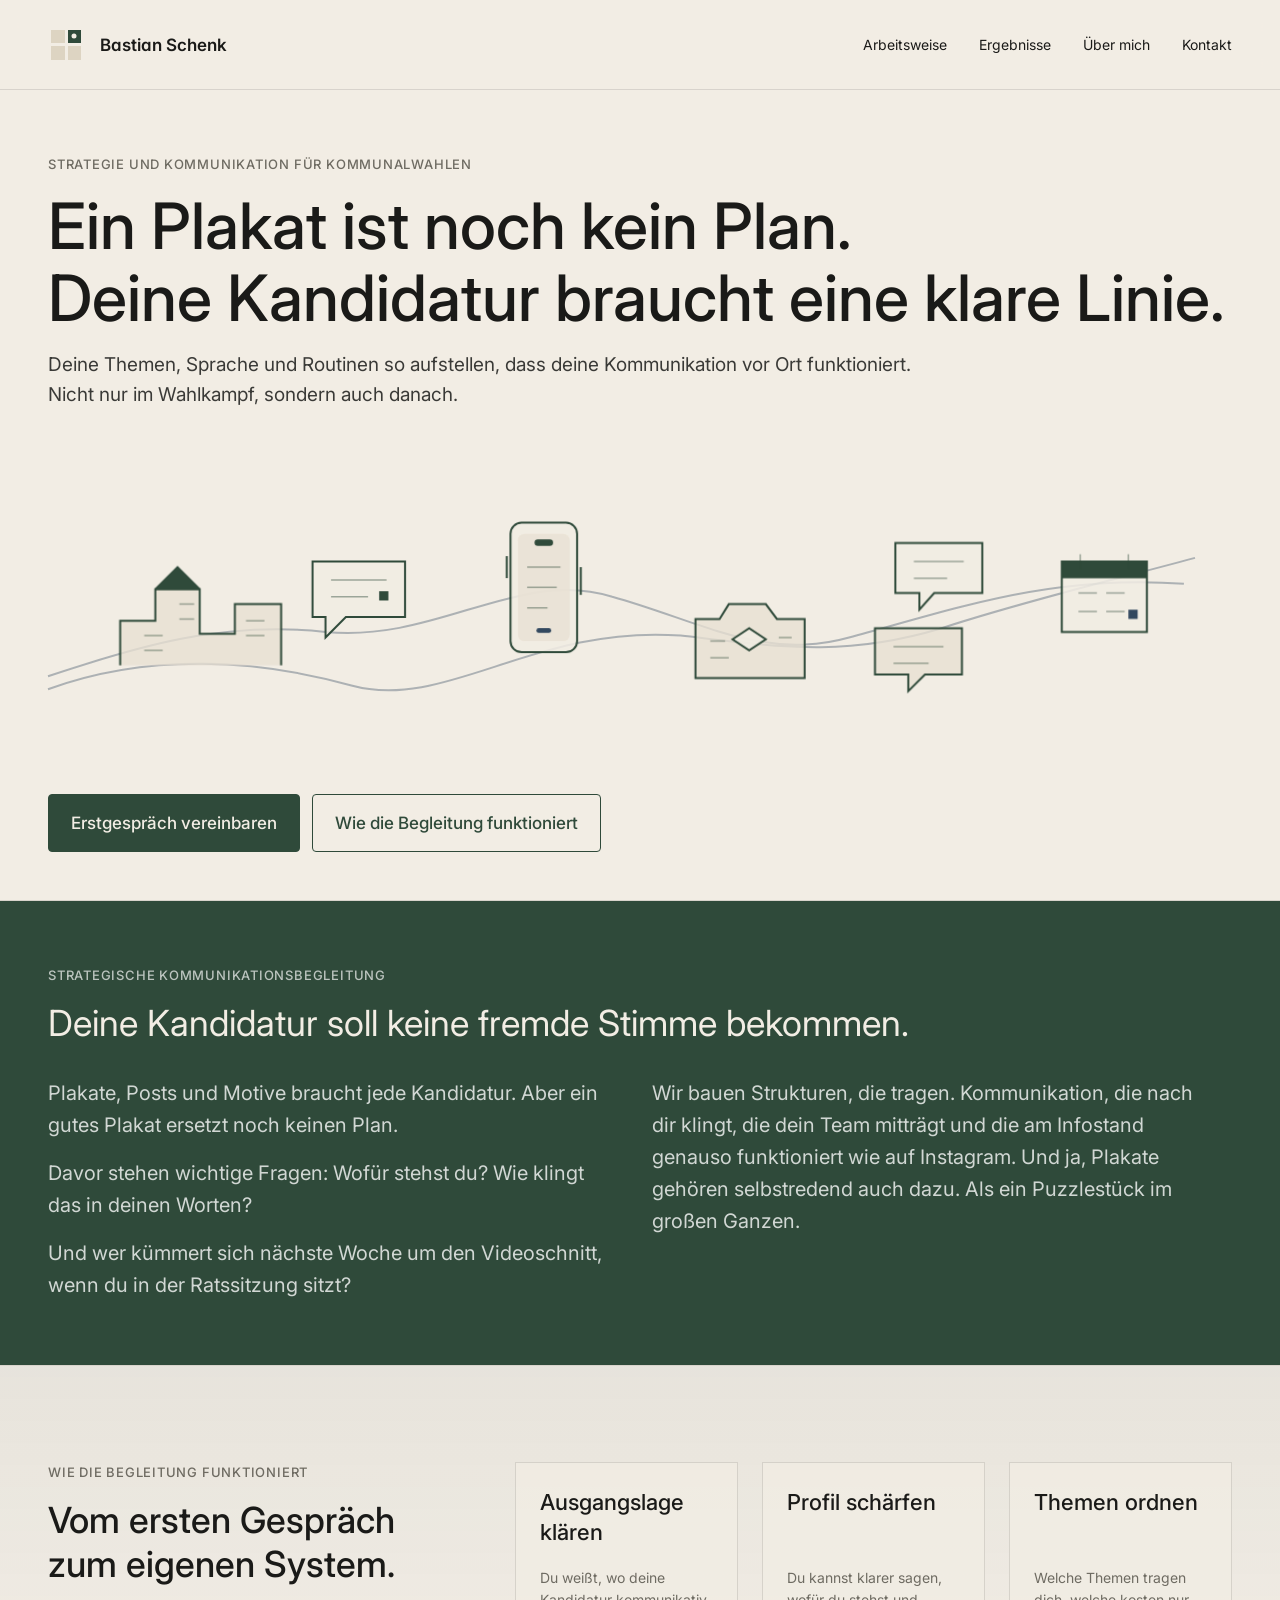
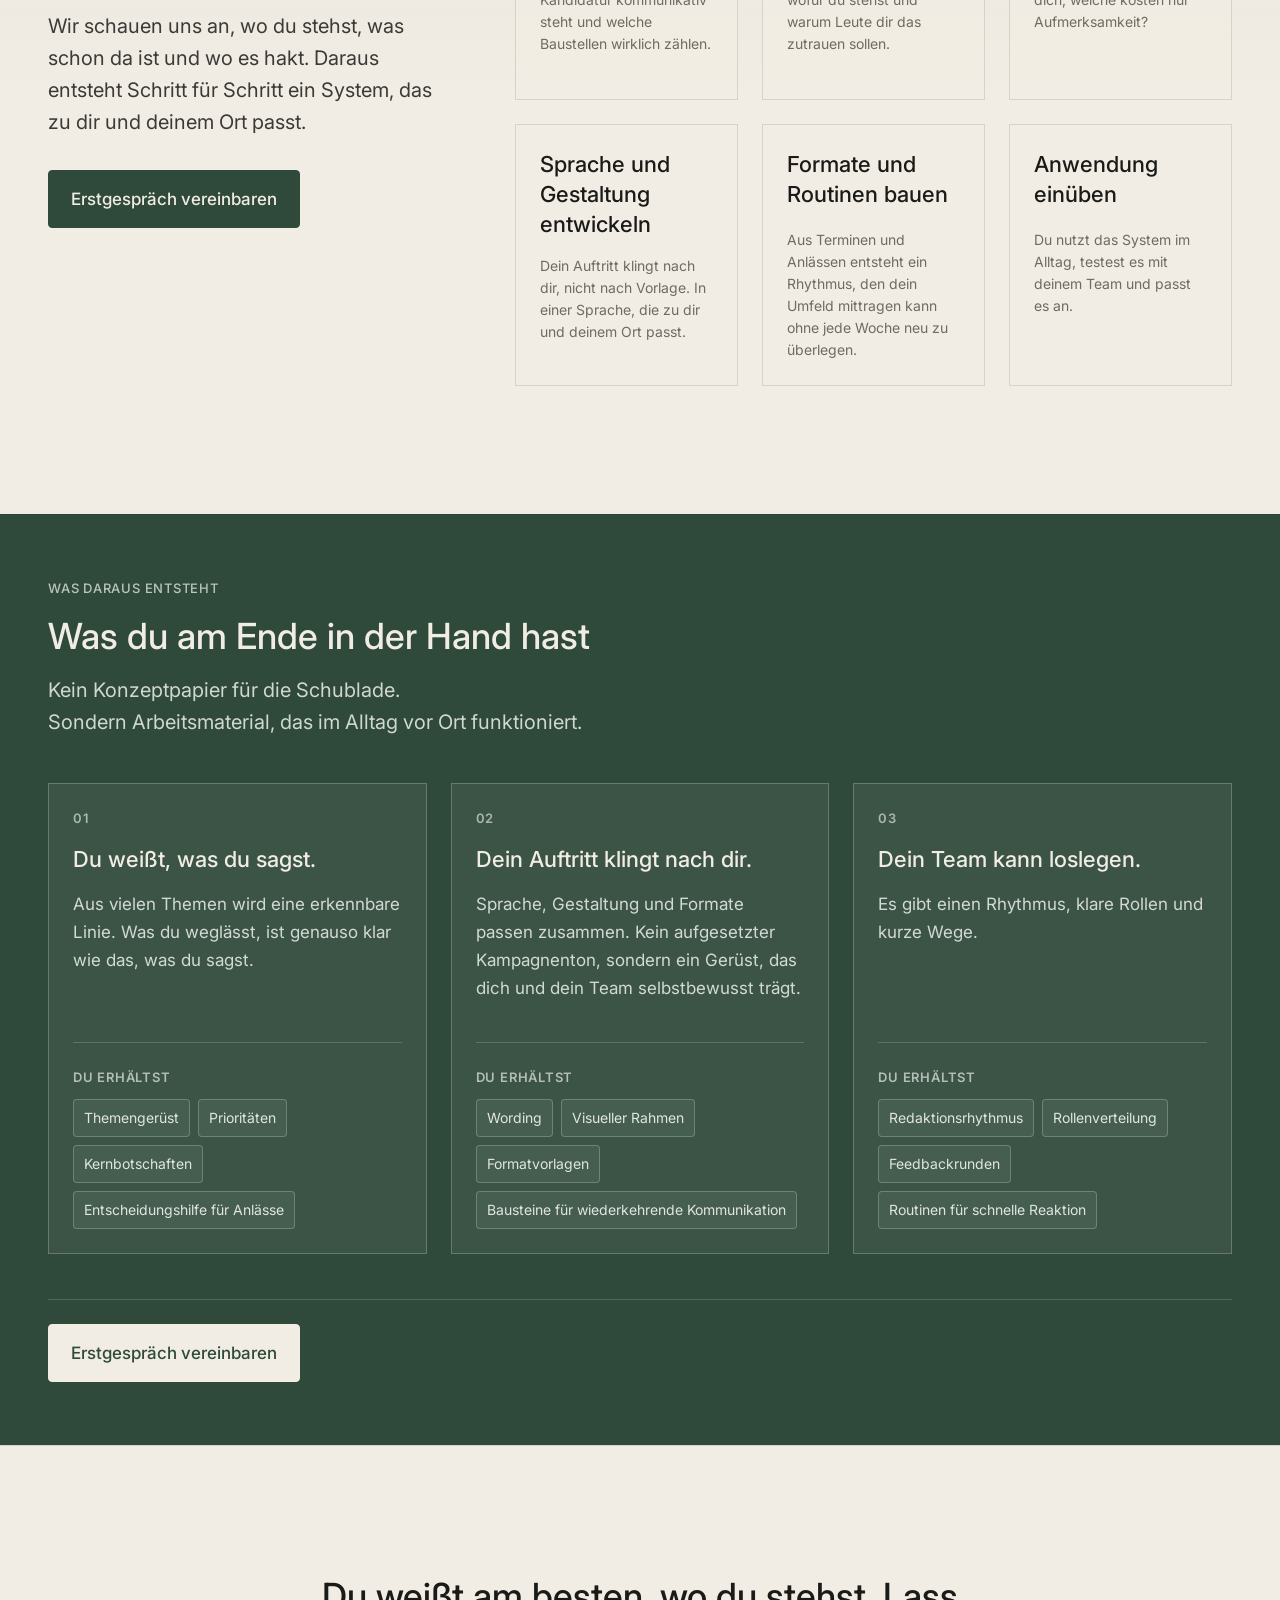
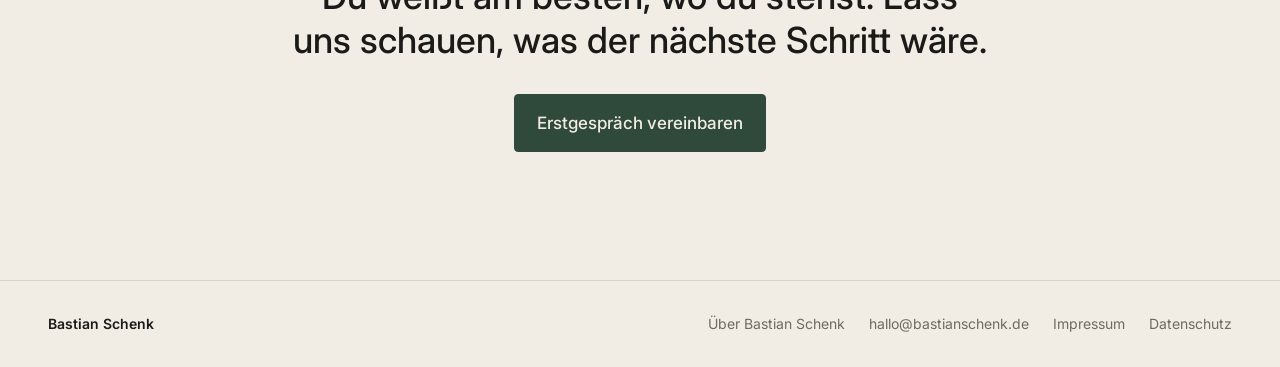
<file: index.html>
<!doctype html>
<html lang="de">
  <head>
    <meta charset="utf-8">
    <meta name="viewport" content="width=device-width, initial-scale=1">
    <title>Bastian Schenk | Wahlkampfkommunikation</title>
    <meta
      name="description"
      content="Strategie und Kommunikation für Kommunalwahlen: Themen, Sprache, Auftritt und Routinen für Kandidaturen vor Ort."
    >
    <script>
      document.documentElement.classList.add('js');
    </script>
    <link rel="stylesheet" href="styles.css">
  </head>
  <body>
    <header class="site-header" aria-label="Hauptnavigation">
      <a class="brand" href="#top" aria-label="Bastian Schenk Startseite">
        <span class="brand-mark" aria-hidden="true">
          <span></span>
          <span></span>
          <span></span>
          <span></span>
        </span>
        <span>Bastian Schenk</span>
      </a>
      <nav class="nav-links" aria-label="Seitennavigation">
        <a href="#prozess">Arbeitsweise</a>
        <a href="#ergebnisse">Ergebnisse</a>
        <a href="ueber-bastian-schenk.html">Über mich</a>
        <a href="#kontakt">Kontakt</a>
      </nav>
    </header>

    <main id="top">
      <!-- Hero -->
      <section class="hero" aria-labelledby="hero-title">
        <svg
          class="hero-lantern"
          viewBox="0 0 220 770"
          fill="none"
          xmlns="http://www.w3.org/2000/svg"
          aria-hidden="true"
          focusable="false"
        >
          <g class="hero-lantern-pole-layer">
            <path class="hero-lantern-stroke hero-lantern-pole" d="M110 176V770" />
          </g>
          <g class="hero-lantern-poster">
            <path class="hero-lantern-stroke-light" d="M28 390H192M28 548H192" />
            <path class="hero-lantern-stroke-light" d="M38 390V406M182 390V406M38 532V548M182 532V548" />
            <rect class="hero-lantern-poster-paper" x="38" y="360" width="144" height="198" />
            <rect class="hero-lantern-poster-fill" x="48" y="370" width="124" height="178" />
            <path class="hero-lantern-stroke" d="M38 360H182V558H38V360Z" />
            <path class="hero-lantern-stroke-light" d="M48 370H172V548H48V370Z" />

            <text class="hero-lantern-poster-copy" x="110" y="440" text-anchor="middle">DEIN</text>
            <text class="hero-lantern-poster-copy hero-lantern-poster-copy-wide" x="110" y="486" text-anchor="middle">PLAKAT</text>
          </g>
          <g class="hero-lantern-head" transform="translate(0 -10)">
            <path class="hero-lantern-dark-fill" d="M96 192H124L132 214H88L96 192Z" />
            <path class="hero-lantern-stroke" d="M96 192H124L132 214H88L96 192Z" />
            <path class="hero-lantern-dark-fill" d="M94 214H126V232H94V214Z" />
            <path class="hero-lantern-stroke" d="M94 214H126V232H94V214Z" />
            <path class="hero-lantern-fill" d="M78 100H142L130 192H90L78 100Z" />
            <path class="hero-lantern-light" d="M96 124H124L118 178H102L96 124Z" />
            <path class="hero-lantern-stroke" d="M78 100H142L130 192H90L78 100Z" />
            <path class="hero-lantern-stroke-light" d="M90 112L98 192M130 112L122 192M110 112V192" />
            <path class="hero-lantern-dark-fill" d="M66 94H154L138 112H82L66 94Z" />
            <path class="hero-lantern-stroke" d="M66 94H154L138 112H82L66 94Z" />
            <path class="hero-lantern-dark-fill" d="M82 72H138L150 94H70L82 72Z" />
            <path class="hero-lantern-stroke" d="M82 72H138L150 94H70L82 72Z" />
            <path class="hero-lantern-dark-fill" d="M88 72C94 52 126 52 132 72H88Z" />
            <path class="hero-lantern-stroke" d="M88 72C94 52 126 52 132 72" />
            <path class="hero-lantern-stroke" d="M104 52H116V42H104V52Z" />
            <path class="hero-lantern-stroke-light" d="M94 246H126M96 262H124" />
          </g>
          <g class="hero-lantern-base">
            <path class="hero-lantern-stroke-light" d="M100 704H120M96 738H124M86 770H134" />
          </g>
        </svg>

        <div class="hero-inner">
          <div class="hero-content">
            <div class="hero-top">
              <p class="eyebrow">Strategie und Kommunikation für Kommunalwahlen</p>
              <h1 id="hero-title">
                <span>Ein Plakat ist noch kein Plan.</span>
                <span>Deine Kandidatur braucht eine klare Linie.</span>
              </h1>
              <p class="lead">
                Deine Themen, Sprache und Routinen so aufstellen, dass deine Kommunikation vor Ort funktioniert.<br>
                Nicht nur im Wahlkampf, sondern auch danach.
              </p>
            </div>

            <div class="hero-animation-space" aria-hidden="true">
              <svg
                class="hero-system-illustration"
                viewBox="0 0 1280 320"
                fill="none"
                xmlns="http://www.w3.org/2000/svg"
                focusable="false"
              >
                <g class="hero-flow-lines">
                  <path
                    class="hero-system-line hero-system-draw"
                    d="M0 236 C96 204 188 176 300 188 C420 200 510 118 610 150 C704 176 774 220 866 194 C984 162 1084 126 1228 136"
                  />
                  <path
                    class="hero-system-line hero-system-draw hero-system-draw-late"
                    d="M0 250 C110 210 228 218 328 246 C430 274 526 180 684 192 C790 204 860 216 966 184 C1058 154 1144 134 1240 108"
                  />
                </g>

                <g class="hero-flow-icons">
                  <g class="hero-system-piece hero-flow-icon hero-flow-icon-city" style="--delay: 80ms">
                    <path
                      class="hero-system-fill-muted"
                      d="M78 224V176H116V142H164V190H202V158H252V224H78Z"
                    />
                    <path
                      class="hero-system-stroke"
                      d="M78 224V176H116V142H164V190H202V158H252V224"
                    />
                    <path
                      class="hero-system-fill-accent"
                      d="M116 142L140 118L164 142H116Z"
                    />
                    <path class="hero-system-stroke" d="M116 142L140 118L164 142" />
                    <path class="hero-system-stroke-light" d="M104 192H124M104 208H124M214 176H234M214 192H234M142 158H158M142 174H158" />
                  </g>

                  <g class="hero-system-piece hero-flow-icon hero-flow-icon-message" style="--delay: 260ms">
                    <path
                      class="hero-system-fill-paper"
                      d="M286 112H386V172H322L300 194V172H286V112Z"
                    />
                    <path
                      class="hero-system-stroke"
                      d="M286 112H386V172H322L300 194V172H286V112Z"
                    />
                    <path class="hero-system-stroke-light" d="M306 132H366M306 150H346" />
                    <rect class="hero-system-fill-accent" x="358" y="144" width="10" height="10" />
                  </g>

                  <g class="hero-system-piece hero-flow-icon hero-flow-icon-phone" style="--delay: 420ms">
                    <rect class="hero-system-fill-paper" x="500" y="70" width="72" height="140" rx="12" />
                    <rect class="hero-system-fill-muted" x="508" y="82" width="56" height="116" rx="7" />
                    <rect class="hero-system-fill-accent" x="526" y="88" width="20" height="7" rx="3.5" />
                    <path
                      class="hero-system-stroke"
                      d="M512 70H560C566.6 70 572 75.4 572 82V198C572 204.6 566.6 210 560 210H512C505.4 210 500 204.6 500 198V82C500 75.4 505.4 70 512 70Z"
                    />
                    <path class="hero-system-stroke-light" d="M518 118H554M518 140H550M518 162H540" />
                    <path class="hero-system-stroke" d="M496 106V130M576 118V148" />
                    <rect class="hero-system-fill-blue" x="528" y="184" width="16" height="5" rx="2.5" />
                  </g>

                  <g class="hero-system-piece hero-flow-icon hero-flow-icon-camera" style="--delay: 620ms">
                    <path
                      class="hero-system-fill-muted"
                      d="M700 174H726L736 158H776L788 174H818V238H700V174Z"
                    />
                    <path
                      class="hero-system-stroke"
                      d="M700 174H726L736 158H776L788 174H818V238H700V174Z"
                    />
                    <path
                      class="hero-system-fill-paper"
                      d="M740 196L758 184L776 196L758 208L740 196Z"
                    />
                    <path class="hero-system-stroke" d="M740 196L758 184L776 196L758 208L740 196Z" />
                    <path class="hero-system-stroke-light" d="M716 198H732M716 216H736M790 194H804" />
                  </g>

                  <g class="hero-system-piece hero-flow-icon hero-flow-icon-conversations" style="--delay: 820ms">
                    <path
                      class="hero-system-fill-paper"
                      d="M916 92H1010V146H958L942 164V146H916V92Z"
                    />
                    <path
                      class="hero-system-stroke"
                      d="M916 92H1010V146H958L942 164V146H916V92Z"
                    />
                    <path class="hero-system-stroke-light" d="M936 112H990M936 130H972" />
                    <path
                      class="hero-system-fill-muted"
                      d="M894 184H988V234H948L930 252V234H894V184Z"
                    />
                    <path
                      class="hero-system-stroke"
                      d="M894 184H988V234H948L930 252V234H894V184Z"
                    />
                    <path class="hero-system-stroke-light" d="M914 204H968M914 222H952" />
                  </g>

                  <g class="hero-system-piece hero-flow-icon hero-flow-icon-calendar" style="--delay: 1000ms">
                    <rect class="hero-system-fill-paper" x="1096" y="112" width="92" height="76" />
                    <rect class="hero-system-fill-accent" x="1096" y="112" width="92" height="18" />
                    <path class="hero-system-stroke" d="M1096 112H1188V188H1096V112Z" />
                    <path class="hero-system-stroke-light" d="M1116 104V120M1168 104V120M1114 146H1134M1144 146H1164M1114 166H1134M1144 166H1164" />
                    <rect class="hero-system-fill-blue" x="1168" y="164" width="10" height="10" />
                  </g>
                </g>

              </svg>
            </div>

            <div class="hero-bottom">
              <div class="cta-row">
                <a
                  class="button button-primary"
                  href="https://cal.com/dein-name/erstgespraech"
                  target="_blank"
                  rel="noreferrer"
                >
                  Erstgespräch vereinbaren
                </a>
                <a class="button button-secondary" href="#prozess">
                  Wie die Begleitung funktioniert
                </a>
              </div>
            </div>
          </div>
        </div>
      </section>

      <!-- Positioning -->
      <section class="section section-dark service-positioning section-fade" aria-labelledby="service-positioning-title">
        <div class="section-inner">
          <p class="eyebrow">Strategische Kommunikationsbegleitung</p>
          <h2 id="service-positioning-title">
            Deine Kandidatur soll keine fremde Stimme bekommen.
          </h2>
          <div class="section-copy-grid">
            <div class="section-copy-column">
              <p>
                Plakate, Posts und Motive braucht jede Kandidatur. Aber ein
                gutes Plakat ersetzt noch keinen Plan.
              </p>
              <p>
                Davor stehen wichtige Fragen: Wofür stehst du? Wie klingt das
                in deinen Worten?
              </p>
              <p>
                Und wer kümmert sich nächste Woche um den Videoschnitt, wenn du
                in der Ratssitzung sitzt?
              </p>
            </div>

            <div class="section-copy-column">
              <p>
                Wir bauen Strukturen, die tragen. Kommunikation, die nach dir
                klingt, die dein Team mitträgt und die am Infostand genauso
                funktioniert wie auf Instagram. Und ja, Plakate gehören
                selbstredend auch dazu. Als ein Puzzlestück im großen Ganzen.
              </p>
            </div>
          </div>
        </div>
      </section>

      <!-- Process -->
      <section class="section process" id="prozess" aria-labelledby="process-title">
        <div class="section-inner process-inner">
          <div class="process-copy section-fade">
            <p class="eyebrow">Wie die Begleitung funktioniert</p>
            <h2 id="process-title">
              <span>Vom ersten Gespräch</span>
              <span>zum eigenen System.</span>
            </h2>
            <p>
              Wir schauen uns an, wo du stehst, was schon da ist und wo es hakt.
              Daraus entsteht Schritt für Schritt ein System, das zu dir und
              deinem Ort passt.
            </p>
            <a
              class="button button-primary process-cta"
              href="https://cal.com/dein-name/erstgespraech"
              target="_blank"
              rel="noreferrer"
            >
              Erstgespräch vereinbaren
            </a>
          </div>

          <div class="process-grid" aria-label="Sechs Stationen der Begleitung">
            <article class="info-card process-step section-fade step-stagger">
              <h3>Ausgangslage klären</h3>
              <p>
                Du weißt, wo deine Kandidatur kommunikativ steht und welche
                Baustellen wirklich zählen.
              </p>
            </article>

            <article class="info-card process-step section-fade step-stagger">
              <h3>Profil schärfen</h3>
              <p>
                Du kannst klarer sagen, wofür du stehst und warum Leute dir das
                zutrauen sollen.
              </p>
            </article>

            <article class="info-card process-step section-fade step-stagger">
              <h3>Themen ordnen</h3>
              <p>
                Welche Themen tragen dich, welche kosten nur Aufmerksamkeit?
              </p>
            </article>

            <article class="info-card process-step section-fade step-stagger">
              <h3>Sprache und Gestaltung entwickeln</h3>
              <p>
                Dein Auftritt klingt nach dir, nicht nach Vorlage. In einer
                Sprache, die zu dir und deinem Ort passt.
              </p>
            </article>

            <article class="info-card process-step section-fade step-stagger">
              <h3>Formate und Routinen bauen</h3>
              <p>
                Aus Terminen und Anlässen entsteht ein Rhythmus, den dein Umfeld
                mittragen kann ohne jede Woche neu zu überlegen.
              </p>
            </article>

            <article class="info-card process-step section-fade step-stagger">
              <h3>Anwendung einüben</h3>
              <p>
                Du nutzt das System im Alltag, testest es mit deinem Team und
                passt es an.
              </p>
            </article>
          </div>
        </div>
      </section>

      <!-- Outcomes -->
      <section class="section section-dark outcomes" id="ergebnisse" aria-labelledby="outcomes-title">
        <div class="section-inner outcomes-inner">
          <div class="outcomes-copy section-fade">
            <p class="eyebrow">Was daraus entsteht</p>
            <h2 id="outcomes-title">Was du am Ende in der Hand hast</h2>
            <p>
              Kein Konzeptpapier für die Schublade.<br>
              Sondern Arbeitsmaterial, das im Alltag vor Ort funktioniert.
            </p>
          </div>

          <div class="outcome-grid" aria-label="Ergebnisse der Begleitung">
            <article class="info-card info-card-on-dark outcome-card section-fade card-stagger">
              <span class="outcome-number">01</span>
              <h3>Du weißt, was du sagst.</h3>
              <p>
                Aus vielen Themen wird eine erkennbare Linie. Was du weglässt,
                ist genauso klar wie das, was du sagst.
              </p>
              <div class="outcome-result">
                <span>Du erhältst</span>
                <ul class="outcome-list">
                  <li>Themengerüst</li>
                  <li>Prioritäten</li>
                  <li>Kernbotschaften</li>
                  <li>Entscheidungshilfe für Anlässe</li>
                </ul>
              </div>
            </article>

            <article class="info-card info-card-on-dark outcome-card section-fade card-stagger">
              <span class="outcome-number">02</span>
              <h3>Dein Auftritt klingt nach dir.</h3>
              <p>
                Sprache, Gestaltung und Formate passen zusammen. Kein
                aufgesetzter Kampagnenton, sondern ein Gerüst, das dich und
                dein Team selbstbewusst trägt.
              </p>
              <div class="outcome-result">
                <span>Du erhältst</span>
                <ul class="outcome-list">
                  <li>Wording</li>
                  <li>Visueller Rahmen</li>
                  <li>Formatvorlagen</li>
                  <li>Bausteine für wiederkehrende Kommunikation</li>
                </ul>
              </div>
            </article>

            <article class="info-card info-card-on-dark outcome-card section-fade card-stagger">
              <span class="outcome-number">03</span>
              <h3>Dein Team kann loslegen.</h3>
              <p>
                Es gibt einen Rhythmus, klare Rollen und kurze Wege.
              </p>
              <div class="outcome-result">
                <span>Du erhältst</span>
                <ul class="outcome-list">
                  <li>Redaktionsrhythmus</li>
                  <li>Rollenverteilung</li>
                  <li>Feedbackrunden</li>
                  <li>Routinen für schnelle Reaktion</li>
                </ul>
              </div>
            </article>
          </div>

          <div class="outcomes-cta section-fade">
            <a
              class="button button-on-dark"
              href="https://cal.com/dein-name/erstgespraech"
              target="_blank"
              rel="noreferrer"
            >
              Erstgespräch vereinbaren
            </a>
          </div>
        </div>
      </section>

      <section class="section final-cta" id="kontakt" aria-labelledby="final-cta-title">
        <div class="section-inner final-cta-inner section-fade">
          <h2 id="final-cta-title">
            Du weißt am besten, wo du stehst. Lass uns schauen, was der nächste
            Schritt wäre.
          </h2>
          <a
            class="button button-primary"
            href="https://cal.com/dein-name/erstgespraech"
            target="_blank"
            rel="noreferrer"
          >
            Erstgespräch vereinbaren
          </a>
        </div>
      </section>
    </main>

    <footer class="site-footer" aria-label="Fußzeile">
      <div class="section-inner footer-inner">
        <span>Bastian Schenk</span>
        <nav class="footer-links" aria-label="Rechtliches und Kontakt">
          <a href="ueber-bastian-schenk.html">Über Bastian Schenk</a>
          <a href="mailto:hallo@bastianschenk.de">hallo@bastianschenk.de</a>
          <a href="#">Impressum</a>
          <a href="#">Datenschutz</a>
        </nav>
      </div>
    </footer>
    <script>
      const revealItems = document.querySelectorAll('.section-fade');

      if ('IntersectionObserver' in window) {
        const revealObserver = new IntersectionObserver((entries) => {
          entries.forEach((entry) => {
            if (!entry.isIntersecting) {
              return;
            }

            entry.target.classList.add('visible');
            window.setTimeout(() => {
              entry.target.classList.add('reveal-complete');
            }, 1200);
            revealObserver.unobserve(entry.target);
          });
        }, { threshold: 0.15 });

        revealItems.forEach((item) => revealObserver.observe(item));
      } else {
        revealItems.forEach((item) => {
          item.classList.add('visible', 'reveal-complete');
        });
      }
    </script>
  </body>
</html>
</file>
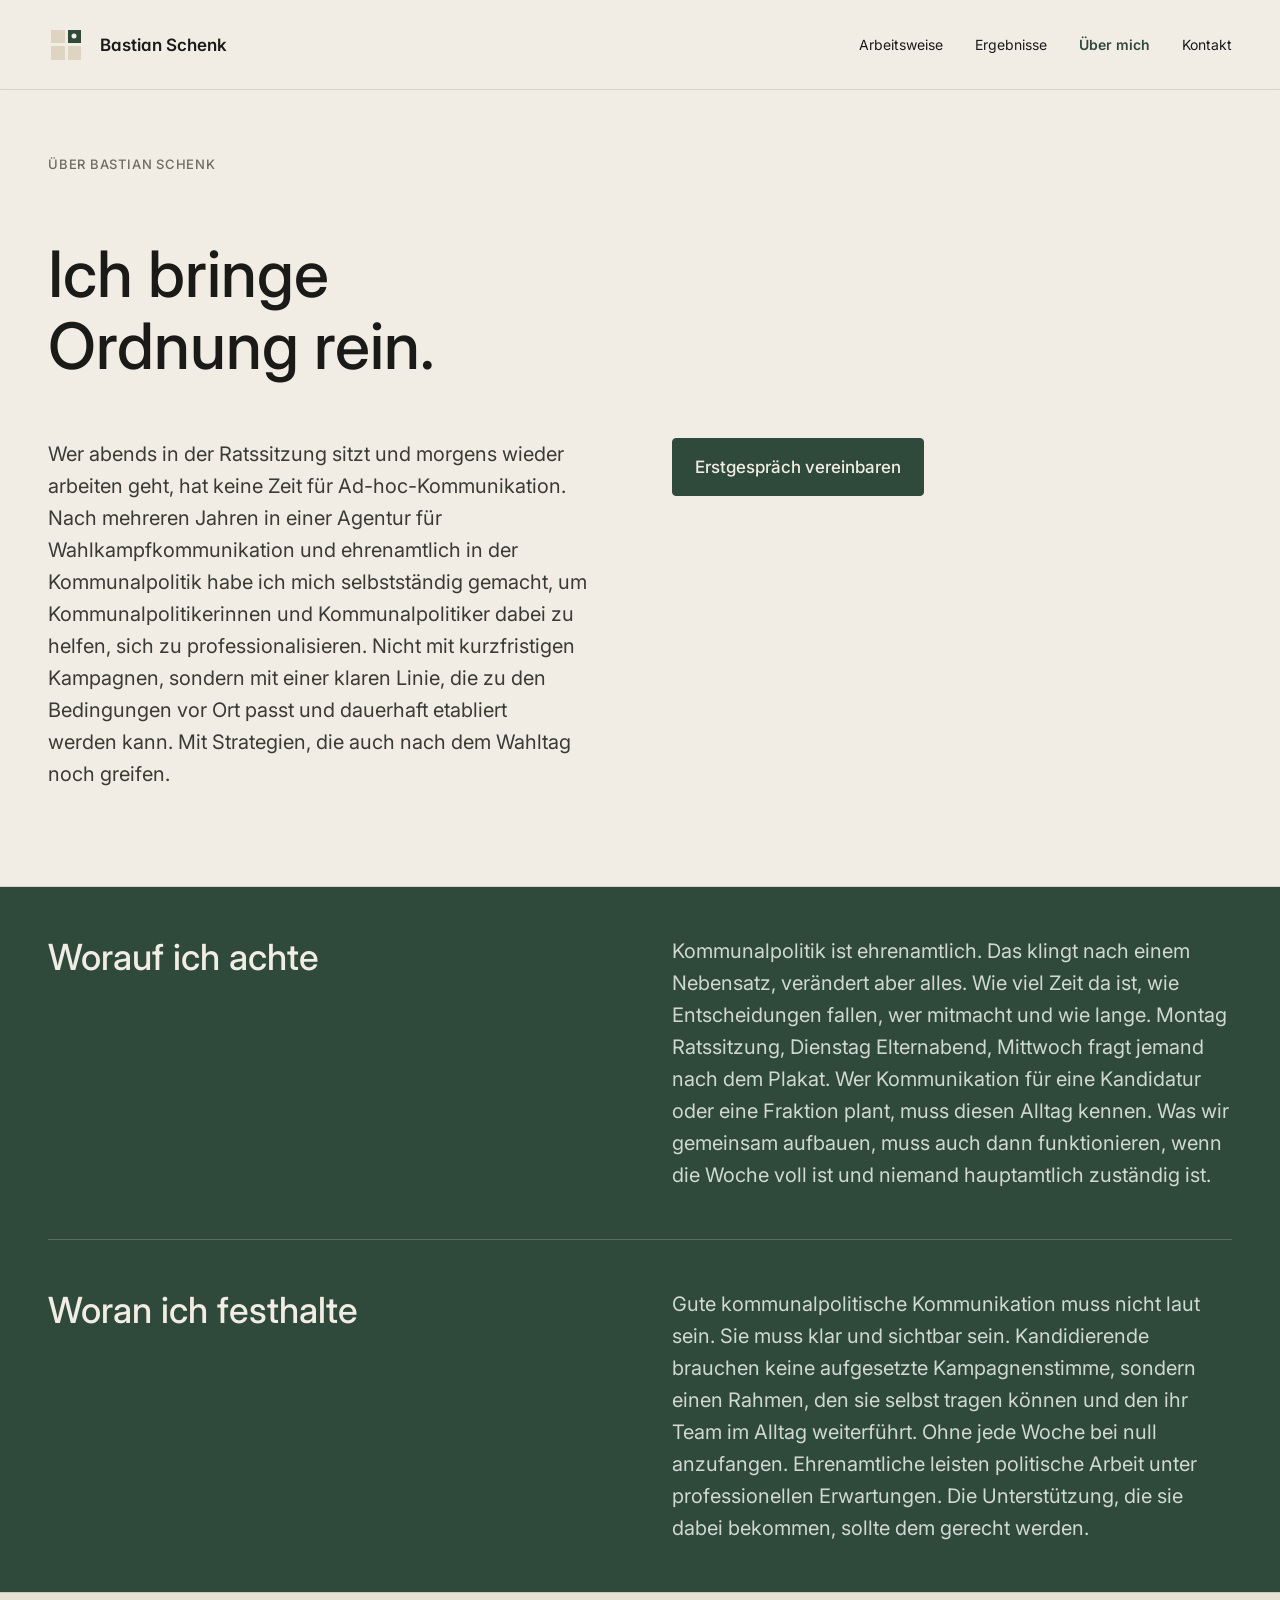
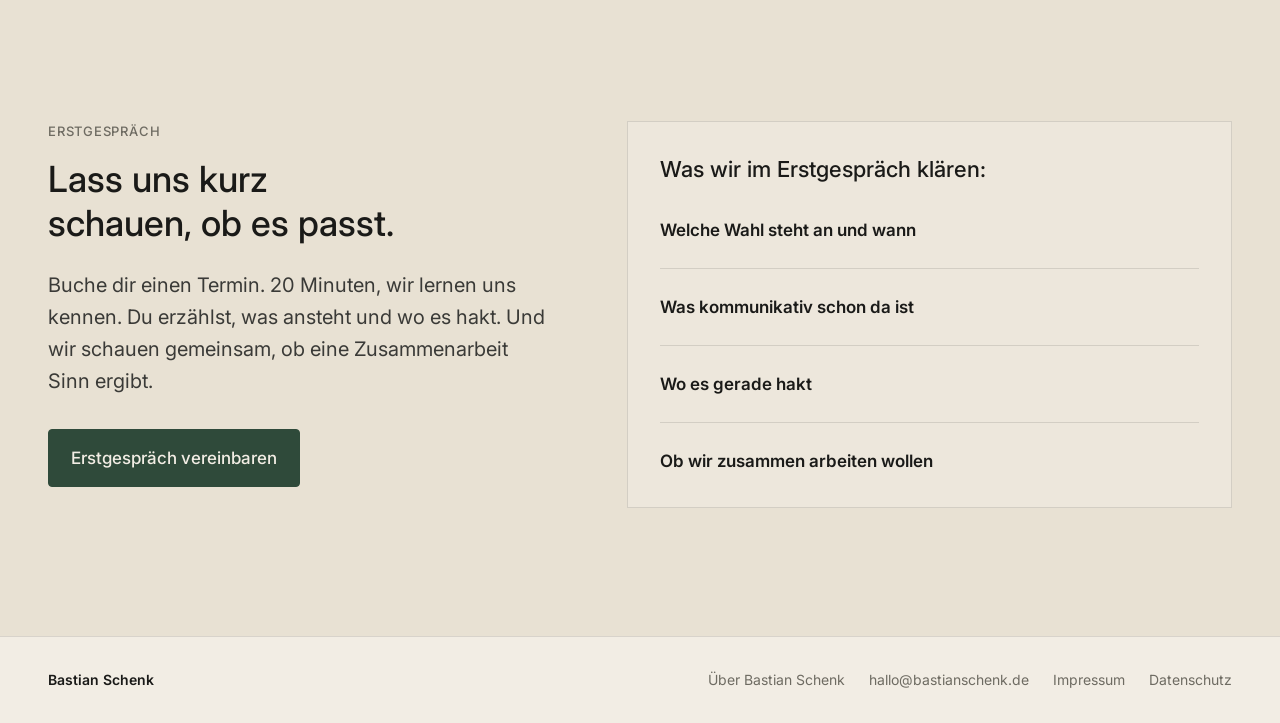
<file: ueber-bastian-schenk.html>
<!doctype html>
<html lang="de">
  <head>
    <meta charset="utf-8">
    <meta name="viewport" content="width=device-width, initial-scale=1">
    <title>Über Bastian Schenk | Wahlkampfkommunikation</title>
    <meta
      name="description"
      content="Über Bastian Schenk: strategische Kommunikationsbegleitung für kommunalpolitische Kandidaturen."
    >
    <script>
      document.documentElement.classList.add('js');
    </script>
    <link rel="stylesheet" href="styles.css">
  </head>
  <body>
    <header class="site-header" aria-label="Hauptnavigation">
      <a class="brand" href="index.html" aria-label="Bastian Schenk Startseite">
        <span class="brand-mark" aria-hidden="true">
          <span></span>
          <span></span>
          <span></span>
          <span></span>
        </span>
        <span>Bastian Schenk</span>
      </a>
      <nav class="nav-links" aria-label="Seitennavigation">
        <a href="index.html#prozess">Arbeitsweise</a>
        <a href="index.html#ergebnisse">Ergebnisse</a>
        <a href="ueber-bastian-schenk.html" aria-current="page">Über mich</a>
        <a href="#kontakt">Kontakt</a>
      </nav>
    </header>

    <main id="top">
      <section class="section about-page" aria-labelledby="about-hero-title">
        <div class="section-inner about-page-inner section-fade">
          <p class="eyebrow">Über Bastian Schenk</p>
          <h1 id="about-hero-title">
            <span>Ich bringe</span>
            <span>Ordnung rein.</span>
          </h1>

          <div class="about-intro-layout" aria-label="Vorstellung">
            <div class="about-intro-primary">
              <p>
                Wer abends in der Ratssitzung sitzt und morgens wieder arbeiten
                geht, hat keine Zeit für Ad-hoc-Kommunikation. Nach mehreren
                Jahren in einer Agentur für Wahlkampfkommunikation und
                ehrenamtlich in der Kommunalpolitik habe ich mich selbstständig
                gemacht, um Kommunalpolitikerinnen und Kommunalpolitiker dabei
                zu helfen, sich zu professionalisieren. Nicht mit kurzfristigen
                Kampagnen, sondern mit einer klaren Linie, die zu den
                Bedingungen vor Ort passt und dauerhaft etabliert werden kann.
                Mit Strategien, die auch nach dem Wahltag noch greifen.
              </p>
            </div>

            <div class="about-intro-secondary">
              <a
                class="button button-primary about-intro-cta"
                href="https://cal.com/dein-name/erstgespraech"
                target="_blank"
                rel="noreferrer"
              >
                Erstgespräch vereinbaren
              </a>
            </div>
          </div>
        </div>
      </section>

      <section class="section about-green-box" aria-labelledby="attention-title">
        <div class="section-inner about-green-inner">
          <div class="about-row about-row-first section-fade">
            <div class="about-row-left">
              <h2 id="attention-title">Worauf ich achte</h2>
            </div>
            <div class="about-row-right">
              <p>
                Kommunalpolitik ist ehrenamtlich. Das klingt nach einem
                Nebensatz, verändert aber alles. Wie viel Zeit da ist, wie
                Entscheidungen fallen, wer mitmacht und wie lange. Montag
                Ratssitzung, Dienstag Elternabend, Mittwoch fragt jemand nach
                dem Plakat. Wer Kommunikation für eine Kandidatur oder eine
                Fraktion plant, muss diesen Alltag kennen. Was wir gemeinsam
                aufbauen, muss auch dann funktionieren, wenn die Woche voll ist
                und niemand hauptamtlich zuständig ist.
              </p>
            </div>
          </div>

          <div class="about-row section-fade">
            <div class="about-row-left">
              <h2 id="principles-title">Woran ich festhalte</h2>
            </div>
            <div class="about-row-right">
              <p>
                Gute kommunalpolitische Kommunikation muss nicht laut sein. Sie
                muss klar und sichtbar sein. Kandidierende brauchen keine
                aufgesetzte Kampagnenstimme, sondern einen Rahmen, den sie
                selbst tragen können und den ihr Team im Alltag weiterführt.
                Ohne jede Woche bei null anzufangen. Ehrenamtliche leisten
                politische Arbeit unter professionellen Erwartungen. Die
                Unterstützung, die sie dabei bekommen, sollte dem gerecht werden.
              </p>
            </div>
          </div>
        </div>
      </section>

      <section class="section contact" id="kontakt" aria-labelledby="contact-title">
        <div class="section-inner contact-inner">
          <div class="contact-copy section-fade">
            <p class="eyebrow">Erstgespräch</p>
            <h2 id="contact-title">Lass uns kurz schauen, ob es passt.</h2>
            <p>
              Buche dir einen Termin. 20 Minuten, wir lernen uns kennen. Du
              erzählst, was ansteht und wo es hakt. Und wir schauen gemeinsam,
              ob eine Zusammenarbeit Sinn ergibt.
            </p>
            <a
              class="button button-primary contact-button"
              href="https://cal.com/dein-name/erstgespraech"
              target="_blank"
              rel="noreferrer"
            >
              Erstgespräch vereinbaren
            </a>
          </div>

          <div class="contact-card section-fade" aria-label="Themen im Erstgespräch">
            <h3>Was wir im Erstgespräch klären:</h3>
            <ul class="contact-question-list">
              <li>
                <span>Welche Wahl steht an und wann</span>
              </li>
              <li>
                <span>Was kommunikativ schon da ist</span>
              </li>
              <li>
                <span>Wo es gerade hakt</span>
              </li>
              <li>
                <span>Ob wir zusammen arbeiten wollen</span>
              </li>
            </ul>
          </div>
        </div>
      </section>

    </main>

    <footer class="site-footer" aria-label="Fußzeile">
      <div class="section-inner footer-inner">
        <span>Bastian Schenk</span>
        <nav class="footer-links" aria-label="Rechtliches und Kontakt">
          <a href="ueber-bastian-schenk.html">Über Bastian Schenk</a>
          <a href="mailto:hallo@bastianschenk.de">hallo@bastianschenk.de</a>
          <a href="#">Impressum</a>
          <a href="#">Datenschutz</a>
        </nav>
      </div>
    </footer>
    <script>
      const revealItems = document.querySelectorAll('.section-fade');

      if ('IntersectionObserver' in window) {
        const revealObserver = new IntersectionObserver((entries) => {
          entries.forEach((entry) => {
            if (!entry.isIntersecting) {
              return;
            }

            entry.target.classList.add('visible');
            window.setTimeout(() => {
              entry.target.classList.add('reveal-complete');
            }, 1200);
            revealObserver.unobserve(entry.target);
          });
        }, { threshold: 0.15 });

        revealItems.forEach((item) => revealObserver.observe(item));
      } else {
        revealItems.forEach((item) => {
          item.classList.add('visible', 'reveal-complete');
        });
      }
    </script>
  </body>
</html>
</file>
<file: styles.css>
@import url("https://fonts.googleapis.com/css2?family=Inter:wght@400;500;600&display=swap");

/* 1. Design Tokens */

:root {
  --bg-warm: #f2ede4;
  --bg-warm-2: #e8e1d3;
  --bg-warm-3: #ddd4c2;

  --ink: #1a1a18;
  --ink-2: #3a3a37;
  --ink-3: #6e6b62;

  --accent: #2f4a3a;
  --accent-blue: #32485f;
  --accent-ink: #f2ede4;
  --rule: rgba(26, 26, 24, 0.12);

  --color-bg: var(--bg-warm);
  --color-surface: var(--bg-warm-2);
  --color-text: var(--ink);
  --color-text-2: var(--ink-2);
  --color-text-3: var(--ink-3);
  --color-link: var(--ink);
  --color-accent: var(--accent);
  --color-on-accent: var(--accent-ink);
  --color-rule: var(--rule);

  --font-sans: "Inter", "Helvetica Neue", Helvetica, Arial, sans-serif;

  --type-display: 64px / 72px var(--font-sans);
  --type-h1: 56px / 62px var(--font-sans);
  --type-h2: 36px / 44px var(--font-sans);
  --type-h3: 22px / 30px var(--font-sans);
  --type-body-lg: 20px / 32px var(--font-sans);
  --type-body: 17px / 28px var(--font-sans);
  --type-caption: 14px / 22px var(--font-sans);
  --type-meta: 13px / 20px var(--font-sans);

  --tracking-tight: 0;
  --tracking-normal: 0;
  --tracking-meta: 0.06em;

  --space-1: 4px;
  --space-2: 8px;
  --space-3: 12px;
  --space-4: 16px;
  --space-5: 24px;
  --space-6: 32px;
  --space-7: 48px;
  --space-8: 64px;
  --space-9: 96px;
  --space-10: 128px;
  --space-11: 160px;

  --border-hairline: 1px solid var(--rule);
  --radius-sm: 4px;
  --radius-0: 0px;
  --shadow-focus: 0 0 0 3px rgba(47, 74, 58, 0.25);
  --ease: cubic-bezier(0.2, 0.6, 0.2, 1);
  --dur: 180ms;

  --header-height: 90px;
  --hero-padding-top: var(--space-8);
  --hero-padding-bottom: var(--space-7);
}

/* 2. Base */

* {
  box-sizing: border-box;
}

html {
  scroll-behavior: smooth;
}

body {
  margin: 0;
  background: var(--color-bg);
  color: var(--color-text);
  font: var(--type-body);
  font-feature-settings: "ss01", "cv11";
  -webkit-font-smoothing: antialiased;
  text-rendering: optimizeLegibility;
  overflow-x: clip;
}

main {
  overflow-x: clip;
}

section[id] {
  scroll-margin-top: var(--header-height);
}

a {
  color: var(--color-link);
  text-decoration: none;
}

h1,
h2,
h3,
p {
  margin: 0;
}

h1,
h2,
h3 {
  color: var(--color-text);
  font-weight: 500;
  letter-spacing: var(--tracking-tight);
  hyphens: auto;
  overflow-wrap: break-word;
  text-wrap: balance;
}

h1 {
  font: var(--type-display);
  font-weight: 500;
}

h1 span {
  display: block;
  white-space: nowrap;
}

h2 {
  font: var(--type-h2);
  font-weight: 500;
}

h3 {
  font: var(--type-h3);
  font-weight: 500;
  letter-spacing: var(--tracking-normal);
}

p {
  font: var(--type-body);
  hyphens: auto;
  overflow-wrap: break-word;
  text-wrap: pretty;
}

.eyebrow {
  margin: 0 0 var(--space-4);
  color: var(--color-text-3);
  font: var(--type-meta);
  font-weight: 500;
  letter-spacing: var(--tracking-meta);
  text-transform: uppercase;
}

/* 3. Layout Primitives */

.section {
  padding-left: var(--space-7);
  padding-right: var(--space-7);
}

.section-inner {
  min-width: 0;
  max-width: 1280px;
  margin: 0 auto;
}

.section-dark {
  background: var(--color-accent);
  color: var(--color-on-accent);
}

.section-dark .eyebrow {
  color: rgba(255, 255, 255, 0.68);
}

.section-dark h2,
.section-dark h3 {
  color: var(--color-on-accent);
}

/* 4. Components */

.site-header {
  position: sticky;
  top: 0;
  z-index: 10;
  display: flex;
  align-items: center;
  justify-content: space-between;
  min-height: var(--header-height);
  padding: 0 var(--space-7);
  border-bottom: var(--border-hairline);
  background: rgba(242, 237, 228, 0.92);
  backdrop-filter: blur(14px);
}

.brand,
.nav-links {
  display: flex;
  align-items: center;
}

.brand {
  gap: var(--space-4);
  font-weight: 600;
  transition: transform 0.2s ease;
}

.brand-mark {
  display: grid;
  grid-template-columns: repeat(2, 1fr);
  gap: 3px;
  width: 36px;
  height: 36px;
  padding: 3px;
  border: 0;
  border-radius: var(--radius-0);
  background: transparent;
}

.brand-mark span {
  width: auto;
  height: auto;
  border-radius: 0;
  background: var(--bg-warm-3);
}

.brand-mark span:nth-child(2) {
  position: relative;
  background: var(--color-accent);
}

.brand-mark span:nth-child(2)::after {
  content: "";
  position: absolute;
  inset: 50%;
  width: 5px;
  height: 5px;
  border-radius: 50%;
  background: var(--color-on-accent);
  transform: translate(-50%, -50%);
}

.nav-links {
  gap: var(--space-6);
  font: var(--type-caption);
  color: var(--color-text);
}

.nav-links a {
  display: inline-flex;
  transition: transform 0.2s ease;
}

.nav-links a[aria-current="page"] {
  color: var(--color-accent);
  font-weight: 600;
}

.brand:focus-visible,
.nav-links a:focus-visible,
.footer-links a:focus-visible,
.text-link:focus-visible,
.button:focus-visible {
  outline: none;
  box-shadow: var(--shadow-focus);
}

/* Hero */

.hero {
  position: relative;
  min-height: calc(100svh - var(--header-height));
  padding: var(--hero-padding-top) var(--space-7) var(--hero-padding-bottom);
  border-bottom: var(--border-hairline);
}

.hero-inner {
  position: relative;
  z-index: 1;
  width: 100%;
  min-width: 0;
  max-width: 1280px;
  min-height: calc(
    100svh
    - var(--header-height)
    - var(--hero-padding-top)
    - var(--hero-padding-bottom)
  );
  margin: 0 auto;
}

.hero-content {
  position: relative;
  isolation: isolate;
  display: grid;
  grid-template-rows: auto minmax(var(--space-7), 1fr) auto;
  width: 100%;
  max-width: 1280px;
  min-height: calc(
    100svh
    - var(--header-height)
    - var(--hero-padding-top)
    - var(--hero-padding-bottom)
  );
}

.hero-top {
  position: relative;
  grid-row: 1;
  z-index: 2;
  min-width: 0;
}

.hero-lantern {
  position: absolute;
  bottom: var(--hero-padding-bottom);
  right: clamp(16px, calc((100vw - 1280px) / 2 - 124px), 216px);
  z-index: 0;
  width: clamp(178px, 12vw, 230px);
  height: auto;
  overflow: visible;
  pointer-events: none;
  transform: scale(1.02);
  transform-origin: 50% 100%;
}

.hero-lantern-stroke,
.hero-lantern-stroke-light {
  vector-effect: non-scaling-stroke;
}

.hero-lantern-stroke {
  stroke: rgba(47, 74, 58, 0.5);
  stroke-width: 3.25;
  stroke-linejoin: round;
}

.hero-lantern-pole {
  stroke-width: 4.25;
}

.hero-lantern-stroke-light {
  stroke: rgba(47, 74, 58, 0.32);
  stroke-width: 2.25;
  stroke-linejoin: round;
}

.hero-lantern-fill {
  fill: rgba(232, 225, 211, 0.64);
}

.hero-lantern-dark-fill {
  fill: rgba(47, 74, 58, 0.2);
}

.hero-lantern-light {
  fill: rgba(221, 212, 194, 0.44);
}

.hero-lantern-poster-paper {
  fill: rgba(242, 237, 228, 0.92);
}

.hero-lantern-poster-fill {
  fill: rgba(47, 74, 58, 0.94);
}

.hero-lantern-poster-copy {
  fill: var(--bg-warm);
  font-family: var(--font-sans);
  font-size: 31px;
  font-weight: 600;
  letter-spacing: 0;
}

.hero-lantern-poster-copy-wide {
  font-size: 28px;
}

.hero-animation-space {
  position: relative;
  grid-row: 2;
  z-index: 1;
  display: flex;
  align-items: center;
  justify-content: center;
  min-height: clamp(260px, 38svh, 390px);
  padding: var(--space-6) 0 var(--space-5);
  width: 100%;
  overflow: visible;
}

.hero-system-illustration {
  width: 100%;
  height: auto;
  max-height: 100%;
  overflow: visible;
}

.hero-system-stroke,
.hero-system-stroke-light,
.hero-system-line {
  vector-effect: non-scaling-stroke;
}

.hero-system-stroke {
  stroke: var(--color-accent);
  stroke-width: 2;
}

.hero-system-stroke-light {
  stroke: rgba(47, 74, 58, 0.44);
  stroke-width: 1.5;
}

.hero-system-line {
  stroke: rgba(50, 72, 95, 0.36);
  stroke-width: 2;
}

.hero-system-fill-muted {
  fill: rgba(232, 225, 211, 0.78);
}

.hero-system-fill-paper {
  fill: rgba(242, 237, 228, 0.86);
}

.hero-system-fill-accent {
  fill: var(--color-accent);
}

.hero-system-fill-blue {
  fill: var(--accent-blue);
}

.hero-system-draw {
  stroke-dasharray: 1320;
  stroke-dashoffset: 1320;
  animation: hero-system-draw 1400ms var(--ease) 180ms forwards;
}

.hero-system-draw-late {
  animation-delay: 520ms;
}

.hero-system-piece {
  opacity: 0;
  transform: translateX(-12px);
  transform-box: fill-box;
  transform-origin: center;
  animation: hero-system-piece 760ms var(--ease) var(--delay) forwards;
}

@keyframes hero-system-draw {
  to {
    stroke-dashoffset: 0;
  }
}

@keyframes hero-system-piece {
  to {
    opacity: 1;
    transform: translateX(0) scale(1);
  }
}

.hero-bottom {
  position: relative;
  grid-row: 3;
  z-index: 2;
  min-width: 0;
}

.lead {
  max-width: 1220px;
  margin-top: var(--space-4);
  color: var(--color-text-2);
  font: 19px / 30px var(--font-sans);
}

.cta-row {
  display: flex;
  flex-wrap: wrap;
  gap: var(--space-3);
  margin-top: 0;
}

.button {
  display: inline-flex;
  align-items: center;
  justify-content: center;
  min-height: 58px;
  padding: 14px 22px;
  border: 1px solid var(--color-accent);
  border-radius: var(--radius-sm);
  font: var(--type-body);
  font-weight: 500;
  cursor: pointer;
  transition: transform 0.25s ease, box-shadow var(--dur) var(--ease);
}

.button-primary {
  background: var(--color-accent);
  color: var(--color-on-accent);
}

.button-secondary {
  background: transparent;
  color: var(--color-accent);
}

.text-link {
  display: inline-flex;
  align-items: center;
  min-height: 58px;
  padding-bottom: 1px;
  border-bottom: 1px solid rgba(26, 26, 24, 0.24);
  color: var(--color-accent);
  font: var(--type-body);
  font-weight: 500;
  transition: transform 0.25s ease;
}

.text-link .arrow {
  display: inline-block;
  transition: transform 0.25s ease;
}

.button-on-dark {
  border-color: var(--color-on-accent);
  background: var(--color-on-accent);
  color: var(--color-accent);
}

.info-card {
  padding: var(--space-5);
  border: var(--border-hairline);
}

.info-card-on-dark {
  border-color: rgba(255, 255, 255, 0.22);
  background: rgba(255, 255, 255, 0.06);
}

.section-copy-grid {
  display: grid;
  grid-template-columns: repeat(2, minmax(0, 1fr));
  gap: var(--space-5);
  margin-top: var(--space-6);
}

.section-copy-column p {
  max-width: 560px;
  color: var(--color-text-2);
  font: var(--type-body-lg);
}

.section-copy-column,
.process-copy,
.process-grid,
.outcomes-copy,
.outcome-grid,
.contact-copy,
.contact-card,
.about-intro-primary,
.about-intro-secondary,
.about-row-left,
.about-row-right {
  min-width: 0;
}

.section-copy-column p + p {
  margin-top: var(--space-4);
}

.section-dark .section-copy-column p {
  color: rgba(255, 255, 255, 0.78);
}

/* 5. Sections */

.service-positioning {
  padding-top: var(--space-8);
  padding-bottom: var(--space-8);
}

.service-positioning h2 {
  max-width: 980px;
  font: var(--type-h2);
}

.process {
  padding-top: var(--space-9);
  padding-bottom: var(--space-10);
  border-top: var(--border-hairline);
  background:
    linear-gradient(180deg, rgba(50, 72, 95, 0.06), transparent 44%),
    var(--bg-warm);
}

.process-inner {
  display: grid;
  grid-template-columns: minmax(300px, 0.36fr) minmax(0, 0.64fr);
  gap: var(--space-8);
  align-items: start;
}

.process-copy {
  position: sticky;
  top: calc(var(--header-height) + var(--space-6));
}

.process-copy h2 {
  max-width: 440px;
}

.process-copy h2 span {
  display: block;
  white-space: nowrap;
}

.process-copy p:not(.eyebrow) {
  max-width: 480px;
  margin-top: var(--space-5);
  color: var(--color-text-2);
  font: var(--type-body-lg);
}

.process-cta {
  margin-top: var(--space-6);
}

.process-grid {
  position: relative;
  display: grid;
  grid-template-columns: repeat(3, minmax(0, 1fr));
  gap: var(--space-5);
}

.process-step {
  position: relative;
  min-height: 238px;
  background: rgba(242, 237, 228, 0.72);
  transition: transform 0.25s ease;
}

.process-step h3 {
  min-height: 64px;
  max-width: 230px;
}

.process-step p {
  margin-top: var(--space-4);
  color: var(--color-text-3);
  font: var(--type-caption);
}

.outcomes {
  min-height: calc(100svh - var(--header-height));
  padding-top: clamp(48px, 7svh, 76px);
  padding-bottom: clamp(48px, 7svh, 76px);
  border-top: var(--border-hairline);
}

.outcomes-inner {
  display: grid;
  grid-template-rows: auto minmax(0, 1fr) auto;
  gap: clamp(28px, 5svh, 48px);
  min-height: calc(100svh - var(--header-height) - clamp(96px, 14svh, 152px));
}

.outcomes-copy {
  max-width: 860px;
}

.outcomes-copy h2 {
  max-width: 720px;
}

.outcomes-copy p:not(.eyebrow) {
  max-width: 760px;
  margin-top: var(--space-4);
  color: rgba(255, 255, 255, 0.78);
  font: var(--type-body-lg);
}

.outcome-grid {
  display: grid;
  grid-template-columns: repeat(3, minmax(0, 1fr));
  gap: var(--space-5);
  align-self: stretch;
}

.outcome-card {
  display: grid;
  grid-template-rows: auto auto auto 1fr;
  gap: var(--space-4);
  min-height: 0;
  transition: transform 0.25s ease;
}

.outcome-number {
  color: rgba(255, 255, 255, 0.58);
  font: var(--type-meta);
  font-weight: 600;
  letter-spacing: var(--tracking-meta);
}

.outcome-card h3 {
  max-width: 320px;
}

.outcome-card > p {
  max-width: 340px;
  color: rgba(255, 255, 255, 0.78);
  font: var(--type-body);
}

.outcome-result {
  align-self: end;
  margin-top: var(--space-5);
  padding-top: var(--space-5);
  border-top: 1px solid rgba(255, 255, 255, 0.18);
}

.outcome-result > span {
  display: block;
  margin-bottom: var(--space-3);
  color: rgba(255, 255, 255, 0.62);
  font: var(--type-meta);
  font-weight: 600;
  letter-spacing: var(--tracking-meta);
  text-transform: uppercase;
}

.outcome-list {
  display: flex;
  flex-wrap: wrap;
  gap: var(--space-2);
  margin: 0;
  padding: 0;
  list-style: none;
}

.outcome-list li {
  padding: 7px 10px;
  border: 1px solid rgba(255, 255, 255, 0.22);
  border-radius: var(--radius-sm);
  color: rgba(255, 255, 255, 0.84);
  font: var(--type-caption);
  background: rgba(255, 255, 255, 0.06);
}

.outcomes-cta {
  display: flex;
  align-items: center;
  justify-content: flex-start;
  gap: var(--space-5);
  padding-top: var(--space-5);
  border-top: 1px solid rgba(255, 255, 255, 0.16);
}

.outcomes-cta p {
  max-width: 680px;
  color: rgba(255, 255, 255, 0.82);
  font: var(--type-body-lg);
}

.outcomes-cta .button {
  flex: 0 0 auto;
}

.contact {
  padding-top: var(--space-10);
  padding-bottom: var(--space-10);
  border-top: var(--border-hairline);
  background: var(--bg-warm-2);
}

.contact-inner {
  display: grid;
  grid-template-columns: minmax(300px, 0.46fr) minmax(0, 0.54fr);
  gap: var(--space-8);
  align-items: start;
}

.contact-copy h2 {
  max-width: 620px;
}

.contact-copy p:not(.eyebrow) {
  max-width: 640px;
  margin-top: var(--space-5);
  color: var(--color-text-2);
  font: var(--type-body-lg);
}

.contact-button {
  margin-top: var(--space-6);
}

.contact-card {
  padding: var(--space-6);
  border: var(--border-hairline);
  background: rgba(242, 237, 228, 0.58);
}

.contact-card h3 {
  max-width: 520px;
}

.contact-question-list {
  display: grid;
  gap: var(--space-5);
  margin: var(--space-6) 0 0;
  padding: 0;
  list-style: none;
}

.contact-question-list li {
  display: grid;
  gap: var(--space-2);
  padding-top: var(--space-5);
  border-top: var(--border-hairline);
  transition: transform 0.25s ease;
}

.contact-question-list li:first-child {
  padding-top: 0;
  border-top: 0;
}

.contact-question-list span {
  color: var(--color-text);
  font: var(--type-body);
  font-weight: 600;
}

.contact-question-list p {
  max-width: 620px;
  color: var(--color-text-3);
  font: var(--type-caption);
}

.final-cta {
  padding-top: var(--space-10);
  padding-bottom: var(--space-10);
  border-top: var(--border-hairline);
  background: var(--bg-warm);
  color: var(--color-text);
}

.final-cta-inner {
  display: grid;
  justify-items: center;
  gap: var(--space-6);
  text-align: center;
}

.final-cta h2 {
  max-width: 880px;
  color: var(--color-text);
}

.final-cta .button-primary {
  border-color: var(--color-accent);
  background: var(--color-accent);
  color: var(--color-on-accent);
}

/* About page */

.about-page {
  padding-top: var(--space-8);
  padding-bottom: var(--space-9);
  border-bottom: var(--border-hairline);
}

.about-page-inner {
  display: grid;
  gap: var(--space-7);
}

.about-page h1 {
  max-width: 1120px;
  hyphens: none;
}

.about-page h1 span {
  white-space: normal;
}

.about-intro-layout {
  display: grid;
  grid-template-columns: repeat(2, minmax(0, 1fr));
  column-gap: var(--space-8);
  row-gap: var(--space-5);
  width: 100%;
  padding-top: var(--space-2);
}

.about-intro-primary,
.about-intro-secondary {
  display: grid;
  align-content: start;
}

.about-intro-secondary {
  gap: var(--space-5);
}

.about-intro-cta {
  justify-self: start;
}

.about-intro-layout p,
.about-row-left p,
.about-row-right p {
  color: var(--color-text-2);
  font: var(--type-body-lg);
}

.about-green-box {
  padding-top: var(--space-7);
  padding-bottom: var(--space-7);
  background: var(--color-accent);
  color: var(--color-on-accent);
}

.about-green-inner {
  display: grid;
}

.about-row {
  display: grid;
  grid-template-columns: repeat(2, minmax(0, 1fr));
  gap: var(--space-8);
  align-items: start;
}

.about-row h2 {
  max-width: 520px;
}

.about-row-left {
  display: grid;
  gap: var(--space-5);
}

.about-row-left p,
.about-row-right p {
  max-width: 720px;
}

.about-row-right {
  padding-top: 0;
}

.about-green-box .about-row {
  padding: var(--space-7) 0;
  border-top: 1px solid rgba(255, 255, 255, 0.18);
}

.about-green-box .about-row-first {
  padding-top: 0;
  border-top: 0;
}

.about-green-box .about-row:last-child {
  padding-bottom: 0;
}

.about-green-box h2 {
  color: var(--color-on-accent);
}

.about-green-box p {
  color: rgba(255, 255, 255, 0.78);
}

.site-footer {
  padding: var(--space-6) var(--space-7);
  border-top: var(--border-hairline);
  background: var(--bg-warm);
}

.footer-inner {
  display: flex;
  align-items: center;
  justify-content: space-between;
  gap: var(--space-5);
  color: var(--color-text-3);
  font: var(--type-caption);
}

.footer-inner > span {
  color: var(--color-text);
  font-weight: 600;
}

.footer-links {
  display: flex;
  flex-wrap: wrap;
  gap: var(--space-5);
}

.footer-links a {
  display: inline-flex;
  color: var(--color-text-3);
  transition: transform 0.2s ease;
}

/* 6. Motion */

.js .section-fade {
  opacity: 0;
  transform: translateY(20px);
  transition: opacity 0.6s ease, transform 0.6s ease;
}

.js .section-fade.visible {
  opacity: 1;
  transform: translateY(0);
}

.js .section-fade.reveal-complete {
  transition-delay: 0ms;
}

.card-stagger:nth-child(1) {
  transition-delay: 0ms;
}

.card-stagger:nth-child(2) {
  transition-delay: 100ms;
}

.card-stagger:nth-child(3) {
  transition-delay: 200ms;
}

.step-stagger:nth-child(1) {
  transition-delay: 0ms;
}

.step-stagger:nth-child(2) {
  transition-delay: 80ms;
}

.step-stagger:nth-child(3) {
  transition-delay: 160ms;
}

.step-stagger:nth-child(4) {
  transition-delay: 240ms;
}

.step-stagger:nth-child(5) {
  transition-delay: 320ms;
}

.step-stagger:nth-child(6) {
  transition-delay: 400ms;
}

@media (hover: hover) and (pointer: fine) {
  .brand:hover,
  .nav-links a:hover {
    transform: translateY(-1px);
  }

  .button:hover {
    transform: translateY(-2px);
  }

  .outcome-card:hover {
    transform: translateY(-3px);
  }

  .process-step:hover {
    transform: translateX(4px);
  }

  .text-link:hover .arrow {
    transform: translateX(4px);
  }

  .contact-question-list li:hover {
    transform: translateX(4px);
  }

  .footer-links a:hover {
    transform: translateY(-1px);
  }
}

.brand:active,
.nav-links a:active,
.footer-links a:active,
.text-link:active,
.button:active {
  transform: scale(0.97);
  transition-duration: 0.15s;
}

/* 7. Responsive */

@media (max-width: 1020px) {
  :root {
    --type-display: 48px / 54px var(--font-sans);
  }

  .hero-content {
    max-width: 860px;
  }

  .hero-lantern {
    display: none;
  }

  .hero-animation-space {
    min-height: clamp(230px, 32svh, 320px);
  }

  .process-inner {
    grid-template-columns: 1fr;
  }

  h1 span {
    white-space: normal;
  }

  .process-copy {
    position: static;
  }

  .process-copy h2,
  .process-copy p:not(.eyebrow) {
    max-width: 760px;
  }

  .outcomes,
  .outcomes-inner {
    min-height: 0;
  }

  .outcome-grid {
    grid-template-columns: 1fr;
  }

  .outcomes-cta {
    align-items: flex-start;
    flex-direction: column;
  }

  .contact-inner {
    grid-template-columns: 1fr;
  }

  .section-copy-grid {
    grid-template-columns: 1fr;
  }

  .about-intro-layout,
  .about-row {
    grid-template-columns: 1fr;
  }

  .about-row-right {
    padding-top: 0;
  }

}

@media (max-width: 1320px) {
  h1 span {
    white-space: normal;
  }
}

@media (max-width: 1500px) {
  .hero-lantern {
    display: none;
  }
}

@media (max-width: 760px) {
  :root {
    --type-display: 44px / 48px var(--font-sans);
    --type-h2: 30px / 36px var(--font-sans);
    --type-body-lg: 18px / 28px var(--font-sans);
    --type-body: 16px / 26px var(--font-sans);
    --header-height: 74px;
  }

  .site-header {
    min-height: 74px;
    padding: 0 var(--space-5);
  }

  .nav-links {
    display: none;
  }

  .hero,
  .section {
    padding-left: var(--space-5);
    padding-right: var(--space-5);
  }

  .hero {
    min-height: auto;
    padding-top: var(--space-6);
    padding-bottom: var(--space-7);
  }

  .hero-inner,
  .hero-content {
    min-height: 0;
    max-width: calc(100vw - (var(--space-5) * 2));
  }

  .hero-content {
    grid-template-rows: auto auto auto;
  }

  .hero-top,
  .hero-bottom,
  .cta-row,
  .lead {
    max-width: 100%;
  }

  .eyebrow {
    overflow-wrap: anywhere;
  }

  .hero-animation-space {
    min-height: 178px;
    padding: var(--space-5) 0;
  }

  .hero-system-illustration {
    width: 100%;
    max-width: 100%;
  }

  .lead {
    margin-top: var(--space-5);
  }

  .cta-row {
    margin-top: 0;
  }

  .button {
    width: 100%;
  }

  .process {
    padding-top: var(--space-8);
    padding-bottom: var(--space-8);
  }

  .outcomes {
    padding-top: var(--space-8);
    padding-bottom: var(--space-8);
  }

  .contact {
    padding-top: var(--space-8);
    padding-bottom: var(--space-8);
  }

  .about-page,
  .about-green-box {
    padding-top: var(--space-8);
    padding-bottom: var(--space-8);
  }

  .about-page-inner {
    gap: var(--space-6);
  }

  .outcomes-inner {
    gap: var(--space-6);
  }

  .process-grid {
    grid-template-columns: 1fr;
  }

  .process-step {
    min-height: 0;
    padding: var(--space-5);
  }

  .process-step h3 {
    min-height: 0;
    max-width: none;
  }

  .outcome-card {
    padding: var(--space-5);
  }

  .outcome-list {
    display: grid;
    grid-template-columns: 1fr;
  }

  .outcome-list li {
    width: 100%;
  }

  .outcomes-cta .button {
    width: 100%;
  }

  .contact-card {
    padding: var(--space-5);
  }

  .text-link {
    justify-content: center;
    min-height: auto;
    padding: var(--space-2) 0;
  }

  .about-intro-cta {
    justify-self: stretch;
    margin-top: 0;
    width: 100%;
  }

  .contact-button {
    width: 100%;
  }

  .site-footer {
    padding-right: var(--space-5);
    padding-left: var(--space-5);
  }

  .footer-inner {
    align-items: flex-start;
    flex-direction: column;
  }

  .footer-links {
    display: grid;
    gap: var(--space-3);
  }

}

@media (prefers-reduced-motion: reduce) {
  .hero-system-draw,
  .hero-system-piece,
  .js .section-fade {
    animation: none;
    transition: none;
    opacity: 1;
    stroke-dashoffset: 0;
    transform: none;
  }
}
</file>
